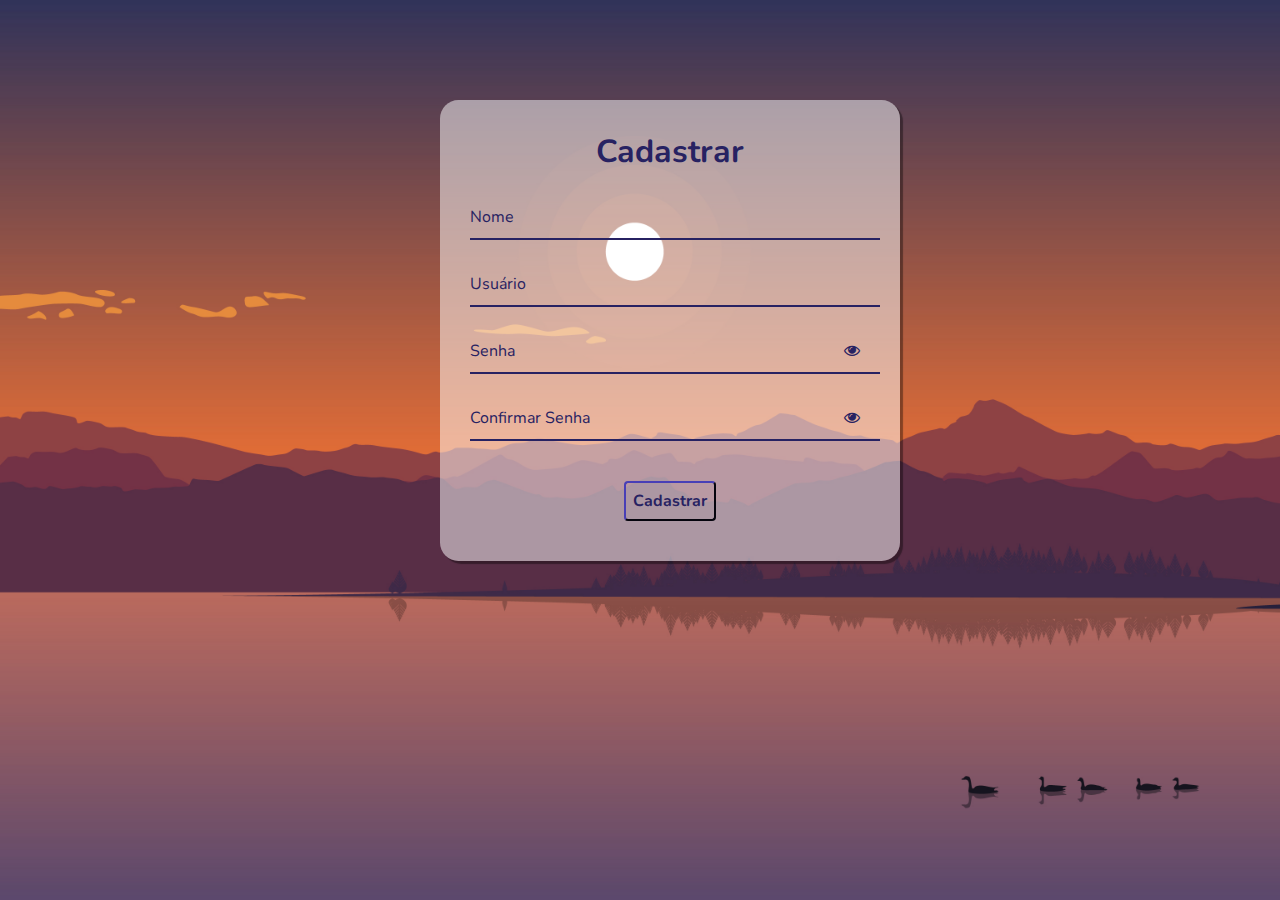
<file: telaCadastro/index.html>
<!DOCTYPE html>
<html lang="en">
<head>
  <meta charset="UTF-8">
  <meta http-equiv="X-UA-Compatible" content="IE=edge">
  <meta name="viewport" content="width=device-width, initial-scale=1.0">
  <title>Tela Cadastro</title>
  <link rel="stylesheet" href="/telaCadastro/css/style.css">
  <link rel="stylesheet" href="https://stackpath.bootstrapcdn.com/font-awesome/4.7.0/css/font-awesome.min.css">
</head>

<body>
  <div class="container">
    <div class="card">
      <h1>Cadastrar</h1>

      <div id= "msgError"></div>
      <div id= "msgSuccess"></div>

      <div class="label-float">
        <input type="text" id="nome" placeholder=" " required>
        <label id="labelNome" for="nome">Nome</label>
      </div>

      <div class="label-float">
        <input type="text" id="usuario" placeholder=" " required>
        <label id="labeLUsuario" for="usuario">Usuário</label>
      </div>

      <div class="label-float">
        <input type="password" id="senha" placeholder=" " required>
        <label id="labelSenha" for="senha">Senha</label>
        <i id="verSenha" class="fa fa-eye" aria-hidden="true"></i>
      </div>

      <div class="label-float">
        <input type="password" id="confirmaSenha" placeholder=" " required>
        <label id="labelConfirmSenha" for="confirmaSenha">Confirmar Senha</label>
        <i id="confirmSenha" class="fa fa-eye" aria-hidden="true"></i>
      </div>

      <div class="justify-center">
        <button onclick= 'cadastrar()'>Cadastrar</button>
      </div>

    </div>
  </div>
  <script src="/telaCadastro/js/script.js"></script>
</body>
</html>
</file>
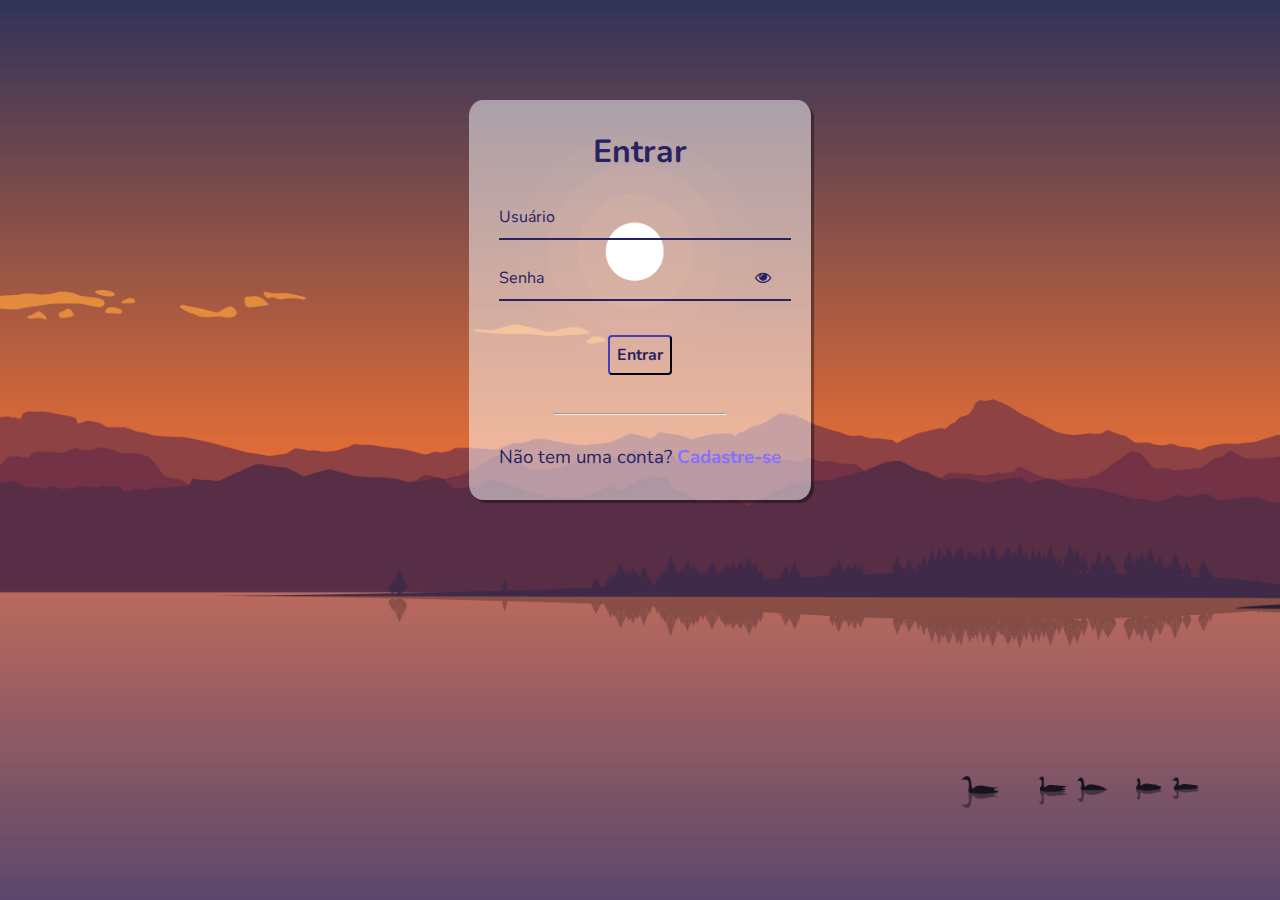
<file: telaLogin/index.html>
<!DOCTYPE html>
<html lang="en">
<head>
  <meta charset="UTF-8">
  <meta http-equiv="X-UA-Compatible" content="IE=edge">
  <meta name="viewport" content="width=device-width, initial-scale=1.0">
  <title>Tela Login</title>
  <link rel="stylesheet" href="/telaLogin/css/style.css">
  <link rel="stylesheet" href="https://stackpath.bootstrapcdn.com/font-awesome/4.7.0/css/font-awesome.min.css">
</head>
<body>
  <div class="container">

    <div class="card">
       <h1>Entrar</h1>

       <div id= "msgError"></div>
       <div id= "msgSuccess"></div>

      <div class="label-float">
        <input type="text" id="usuario" placeholder=" " required>
        <label id = "userLabel" for="usuario">Usuário </label>
      </div>

      <div class="label-float">
        <input type="password" id="senha" placeholder=" " required>
        <label id = "senhaLabel" for="senha">Senha</label>
        <i class="fa fa-eye" aria-hidden="true"></i>
      </div>

      <div class="justify-center">
        <button onclick = 'entrar()' class="botao-login">Entrar</button>
      </div>

      <div class="justify-center">
        <hr>
      </div>

      <p>Não tem uma conta?
        <a href="/telaCadastro/index.html">Cadastre-se</a>
      </p>

    </div>
  </div>

<script src="/telaLogin/js/script.js"></script>
</body>
</html>
</file>
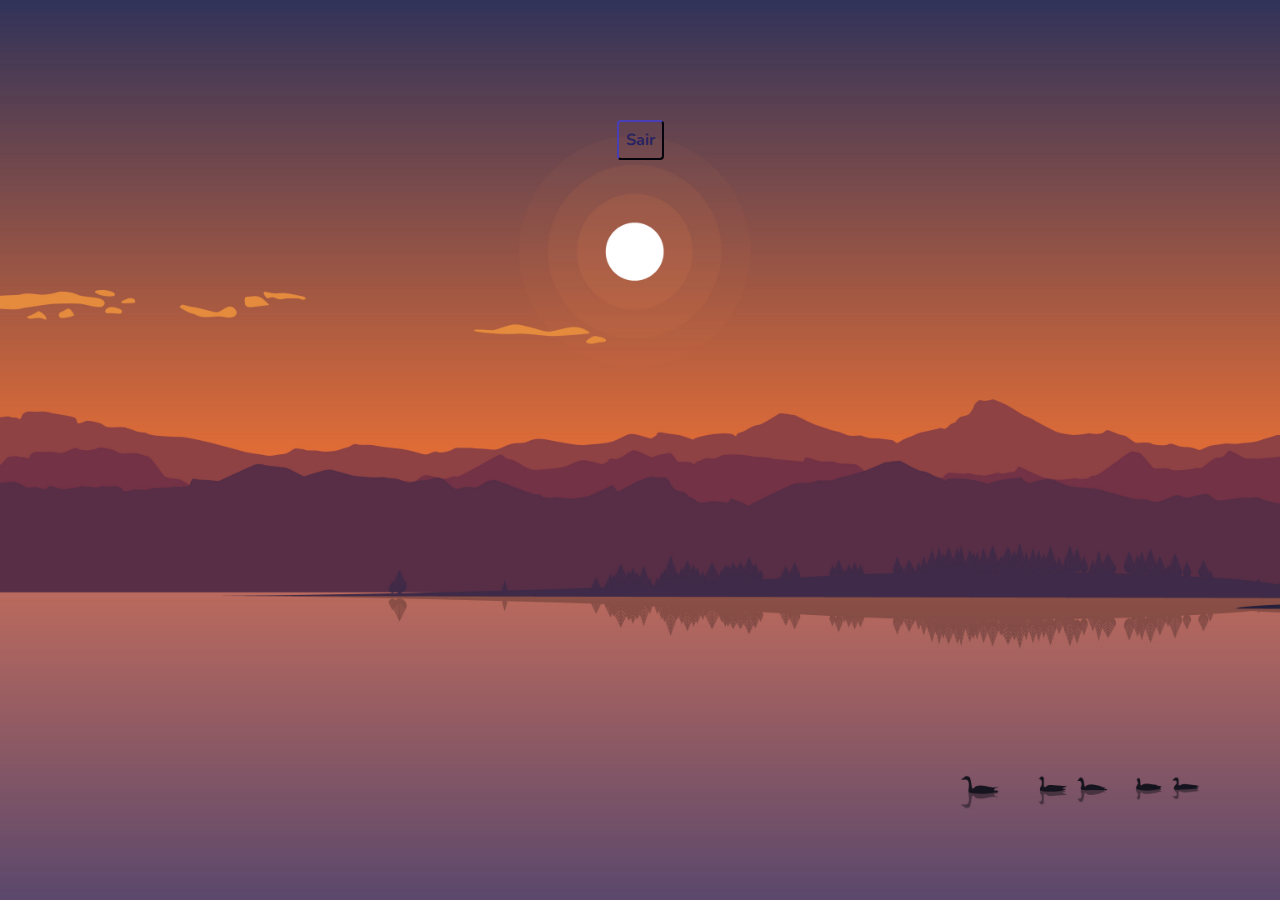
<file: telaInicio/start.html>
<!DOCTYPE html>
<html lang="en">
<head>
  <meta charset="UTF-8">
  <meta http-equiv="X-UA-Compatible" content="IE=edge">
  <meta name="viewport" content="width=device-width, initial-scale=1.0">
  <title>Tela Início</title>
  <link rel="stylesheet" href="/telaInicio/css/style.css">
</head>
<body>
  <h1 id = 'logado'></h1>
  
  <div class='btnoff'><button onclick = 'sair()'>Sair</button></div>


  <script src="/telaInicio/js/scriptStart.js"></script>
</body>
</html>
</file>
<file: telaCadastro/css/style.css>
@import url('https://fonts.googleapis.com/css2?family=Nunito:wght@200;300;400;600;700&display=swap');
* {
  margin:0;
  padding:0;
  font-family:'Nunito', sans-serif;
}
body {
  background-image: url('../img/wallpaper.jpg');
  background-repeat: no-repeat;
  background-size: cover;
  background-attachment: fixed;
}
.container {
  display:flex;
  justify-content: center;
  width: 100%;
  margin-top: 100px;
}
.card{
  background-color: #ffffff80;
  padding: 30px;
  border-radius: 4%;
  box-shadow: 3px 3px 1px 0px #00000060; 

}
h1{
   text-align: center;
   margin-bottom: 20px;
   color: #272262;
}
 .label-float input {
  width: 100%;
  padding:5px;
  display: inline-block;
  border: 0;
  border-bottom: 2px solid  #272262;
  background-color: transparent;
  outline:none;
  min-width: 180px;
  font-size: 16px;
  transition: all 0.3s ease-out;
  border-radius: 0;

}
.label-float {
  position: relative;
  padding-top: 13px;
  margin-top:5%;
  margin-bottom: 5%;
}
.label-float input:focus{
  border-bottom: 2px solid  #272262; 
}
.label-float label{
  color: #272262;
  pointer-events: none;
  position:absolute;
  top:0;
  left:0;
  margin-top: 13px;
  transition: all 0.3s ease-out;

}
.label-float input:focus + label{
  font-size: 13px;
  margin-top: #4038a0;

}
button {
  background-color: transparent;
  border-color: #272262;
  color: #272262;
  padding:7px;
  margin-top: 20px;
  margin-bottom: 10px;
  font-weight: bold;
  font-size: 12pt;
  border-radius: 4px;
  cursor: pointer;
  outline: none;
  transition: all 0.4s ease-out; 
}
button:hover{
  background-color: #8870FF;
  color: #fff;

}

.justify-center {
   display:flex;
   justify-content:center;
}

hr{
  margin-top: 10%;
  margin-bottom: 10%;
  width: 60%;
}

p { 
  color:  #272262;  
  font-size: 14pt;
  text-align: center;
}

a{
  color:#8870FF;
  font-weight: bold;
  text-decoration: none;
  transition: all 0.4s ease-out; 
}
a:hover {
 color: #000;
}@import url('https://fonts.googleapis.com/css2?family=Nunito:wght@200;300;400;600;700&display=swap');
* {
  margin:0;
  padding:0;
  font-family:'Nunito', sans-serif;
}
body {
  background-image: url('../img/wallpaper.jpg');
  background-repeat: no-repeat;
  background-size: cover;
  background-attachment: fixed;
}
.container {
  display:flex;
  justify-content: center;
  width: 100%;
  margin-top: 100px;
}
.card{
  background-color: #ffffff80;
  width: 400px;
  padding: 30px;
  border-radius: 4%;
  margin-left: 60px;
  box-shadow: 3px 3px 1px 0px #00000060; 

}
h1{
   text-align: center;
   margin-bottom: 20px;
   color: #272262;
}
 .label-float input {
  width: 100%;
  padding:5px;
  display: inline-block;
  border: 0;
  border-bottom: 2px solid  #272262;
  background-color: transparent;
  outline:none;
  min-width: 180px;
  font-size: 16px;
  transition: all 0.3s ease-out;
  border-radius: 0;

}
.label-float {
  position: relative;
  padding-top: 13px;
  margin-top:5%;
  margin-bottom: 5%;
}
.label-float input:focus{
  border-bottom: 2px solid  #272262; 
}
.label-float label{
  color: #272262;
  pointer-events: none;
  position:absolute;
  top:0;
  left:0;
  margin-top: 13px;
  transition: all 0.3s ease-out;

}
.label-float input:focus + label,
.label-float input:valid + label
{
  font-size: 13px;
  margin-top: 0;
  color:#4038a0;;
}
button {
  background-color: transparent;
  border-color: #272262;
  color: #272262;
  padding:7px;
  margin-top: 20px;
  margin-bottom: 10px;
  font-weight: bold;
  font-size: 12pt;
  border-radius: 4px;
  cursor: pointer;
  outline: none;
  transition: all 0.4s ease-out; 
}
button:hover{
  background-color: #8870FF;
  color: #fff;

}
.justify-center {
  display:flex;
  justify-content:center;
}
.fa-eye{
  position: absolute;
  top: 15px;
  right: 10px;
  color: #272262;
  cursor: pointer;
}
#msgError{
  text-align: center;
  color:#ff0000;
  background-color: #ffbbbb;
  padding:10px;
  border-radius: 4px;
  display:none;
}
#msgSuccess{
  text-align: center;
  color:#00bb00;
  background-color: #bbffbe;
  padding:10px;
  border-radius: 4px;
  display:none;
}
</file>
<file: telaLogin/css/style.css>
@import url('https://fonts.googleapis.com/css2?family=Nunito:wght@200;300;400;600;700&display=swap');
* {
  margin:0;
  padding:0;
  font-family:'Nunito', sans-serif;
}
body {
  background-image: url('../img/wallpaper.jpg');
  background-repeat: no-repeat;
  background-size: cover;
  background-attachment: fixed;
}
.container {
  display:flex;
  justify-content: center;
  width: 100%;
  margin-top: 100px;
}
.card{
  background-color: #ffffff80;
  padding: 30px;
  border-radius: 4%;
  box-shadow: 3px 3px 1px 0px #00000060; 

}
h1{
   text-align: center;
   margin-bottom: 20px;
   color: #272262;
}
 .label-float input {
  width: 100%;
  padding:5px;
  display: inline-block;
  border: 0;
  border-bottom: 2px solid  #272262;
  background-color: transparent;
  outline:none;
  min-width: 180px;
  font-size: 16px;
  transition: all 0.3s ease-out;
  border-radius: 0;

}
.label-float {
  position: relative;
  padding-top: 13px;
  margin-top:5%;
  margin-bottom: 5%;
}
.label-float input:focus{
  border-bottom: 2px solid  #272262; 
}
.label-float label{
  color: #272262;
  pointer-events: none;
  position:absolute;
  top:0;
  left:0;
  margin-top: 13px;
  transition: all 0.3s ease-out;

}
.label-float input:focus + label,
.label-float input:valid + label
{
  font-size: 13px;
  margin-top: 0;
  color: #4038a0
}
button {
  background-color: transparent;
  border-color: #272262;
  color: #272262;
  padding:7px;
  margin-top: 20px;
  margin-bottom: 10px;
  font-weight: bold;
  font-size: 12pt;
  border-radius: 4px;
  cursor: pointer;
  outline: none;
  transition: all 0.4s ease-out; 
}
button:hover{
  background-color: #8870FF;
  color: #fff;

}

.justify-center {
   display:flex;
   justify-content:center;
}

hr{
  margin-top: 10%;
  margin-bottom: 10%;
  width: 60%;
}

p { 
  color:  #272262;  
  font-size: 14pt;
  text-align: center;
}

a{
  color:#8870FF;
  font-weight: bold;
  text-decoration: none;
  transition: all 0.4s ease-out; 
}
a:hover {
 color: #000;
}
.fa-eye{
  position: absolute;
  top: 15px;
  right: 10px;
  color: #272262;
  cursor: pointer;
}

#msgError{
  text-align: center;
  color:#ff0000;
  background-color: #ffbbbb;
  padding:10px;
  border-radius: 4px;
  display:none;
}

#msgSuccess{
  text-align: center;
  color:#00bb00;
  background-color: #bbffbe;
  padding:10px;
  border-radius: 4px;
  display:none;
}
</file>
<file: telaInicio/css/style.css>
@import url('https://fonts.googleapis.com/css2?family=Nunito:wght@200;300;400;600;700&display=swap');
* {
  margin:0;
  padding:0;
  font-family:'Nunito', sans-serif;
}
body {
  background-image: url('../img/wallpaper.jpg');
  background-repeat: no-repeat;
  background-size: cover;
  background-attachment: fixed;
}

h1{
   text-align: center;
   margin: 20px;
   color: #000;
   font-size: 50px;
}

.btnoff{
  display:flex;
  justify-content: center;
  width: 100%;
  margin-top: 100px;

}
button {
  background-color: transparent;
  border-color: #272262;
  color: #272262;
  padding:7px;
  margin-top: 20px;
  margin-bottom: 10px;
  font-weight: bold;
  font-size: 12pt;
  border-radius: 4px;
  cursor: pointer;
  outline: none;
  transition: all 0.4s ease-out; 
}
button:hover{
  background-color: #8870FF;
  color: #fff;

}
</file>
